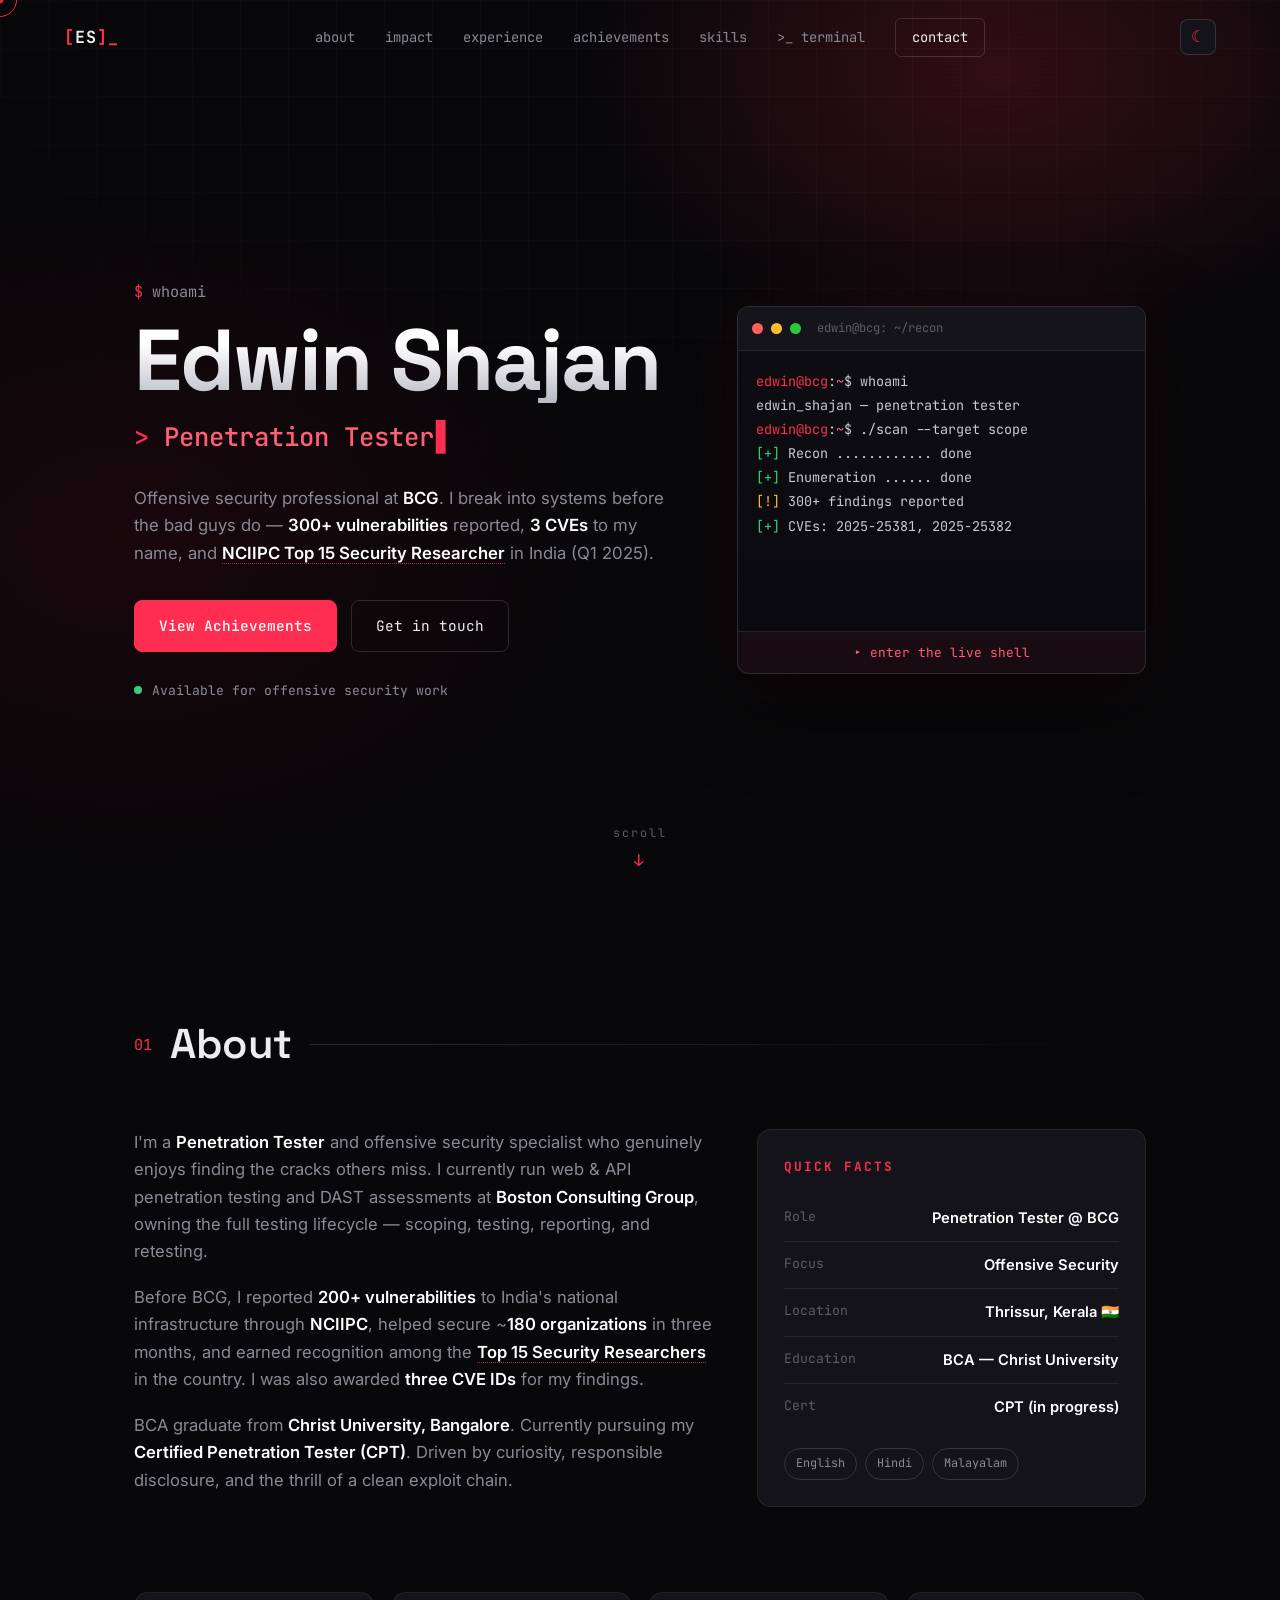
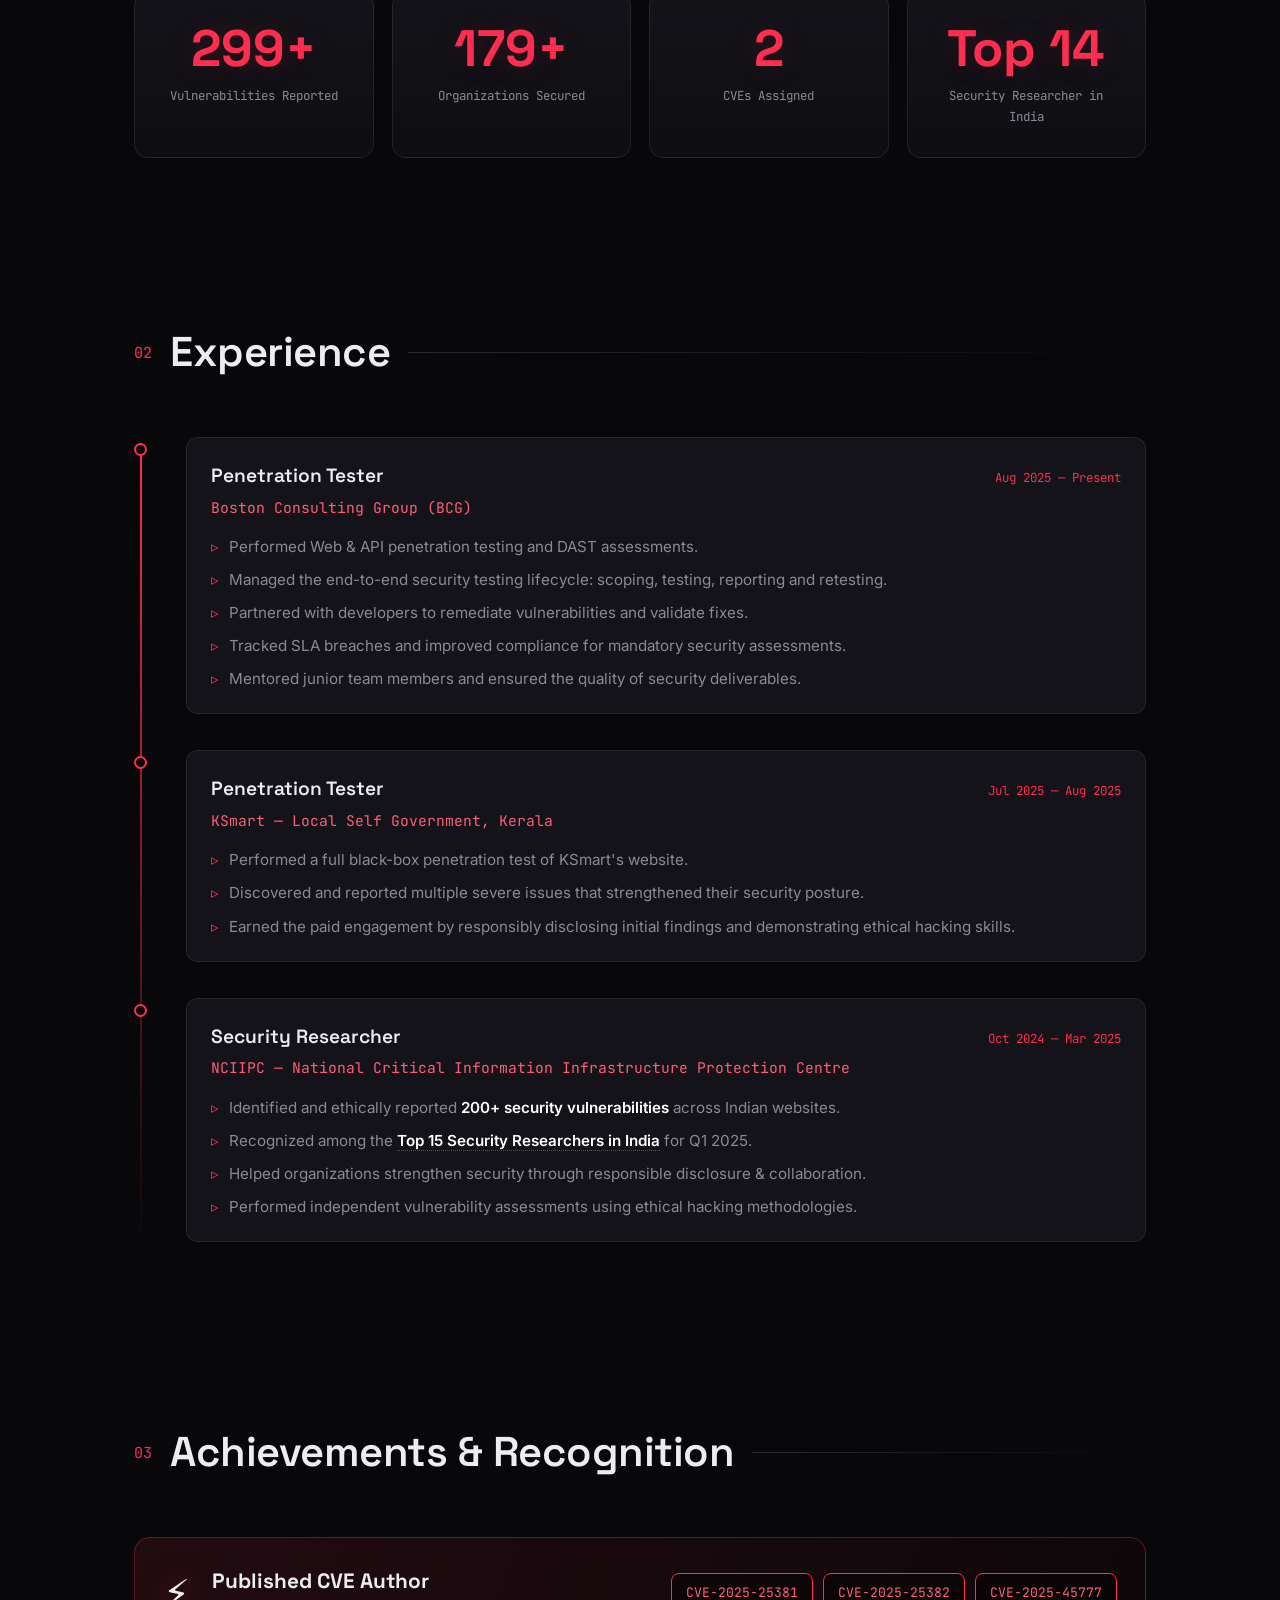
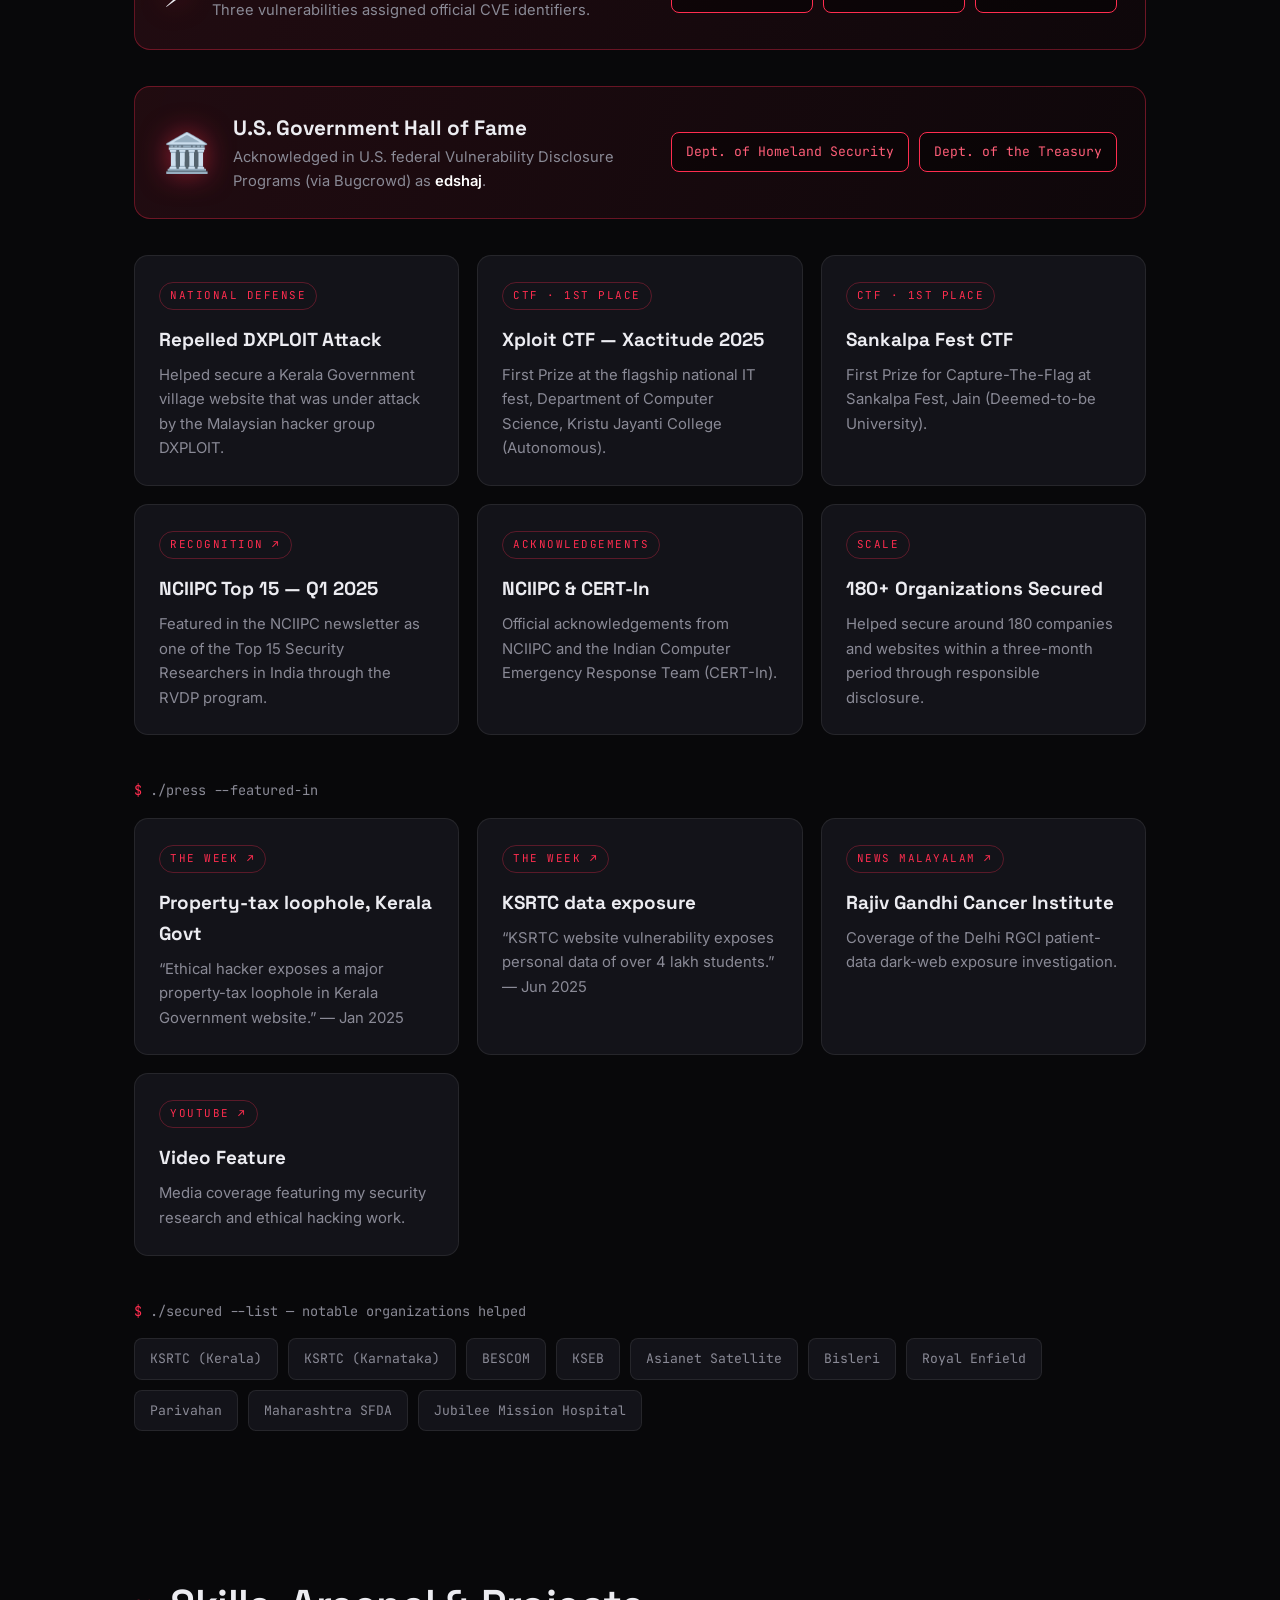
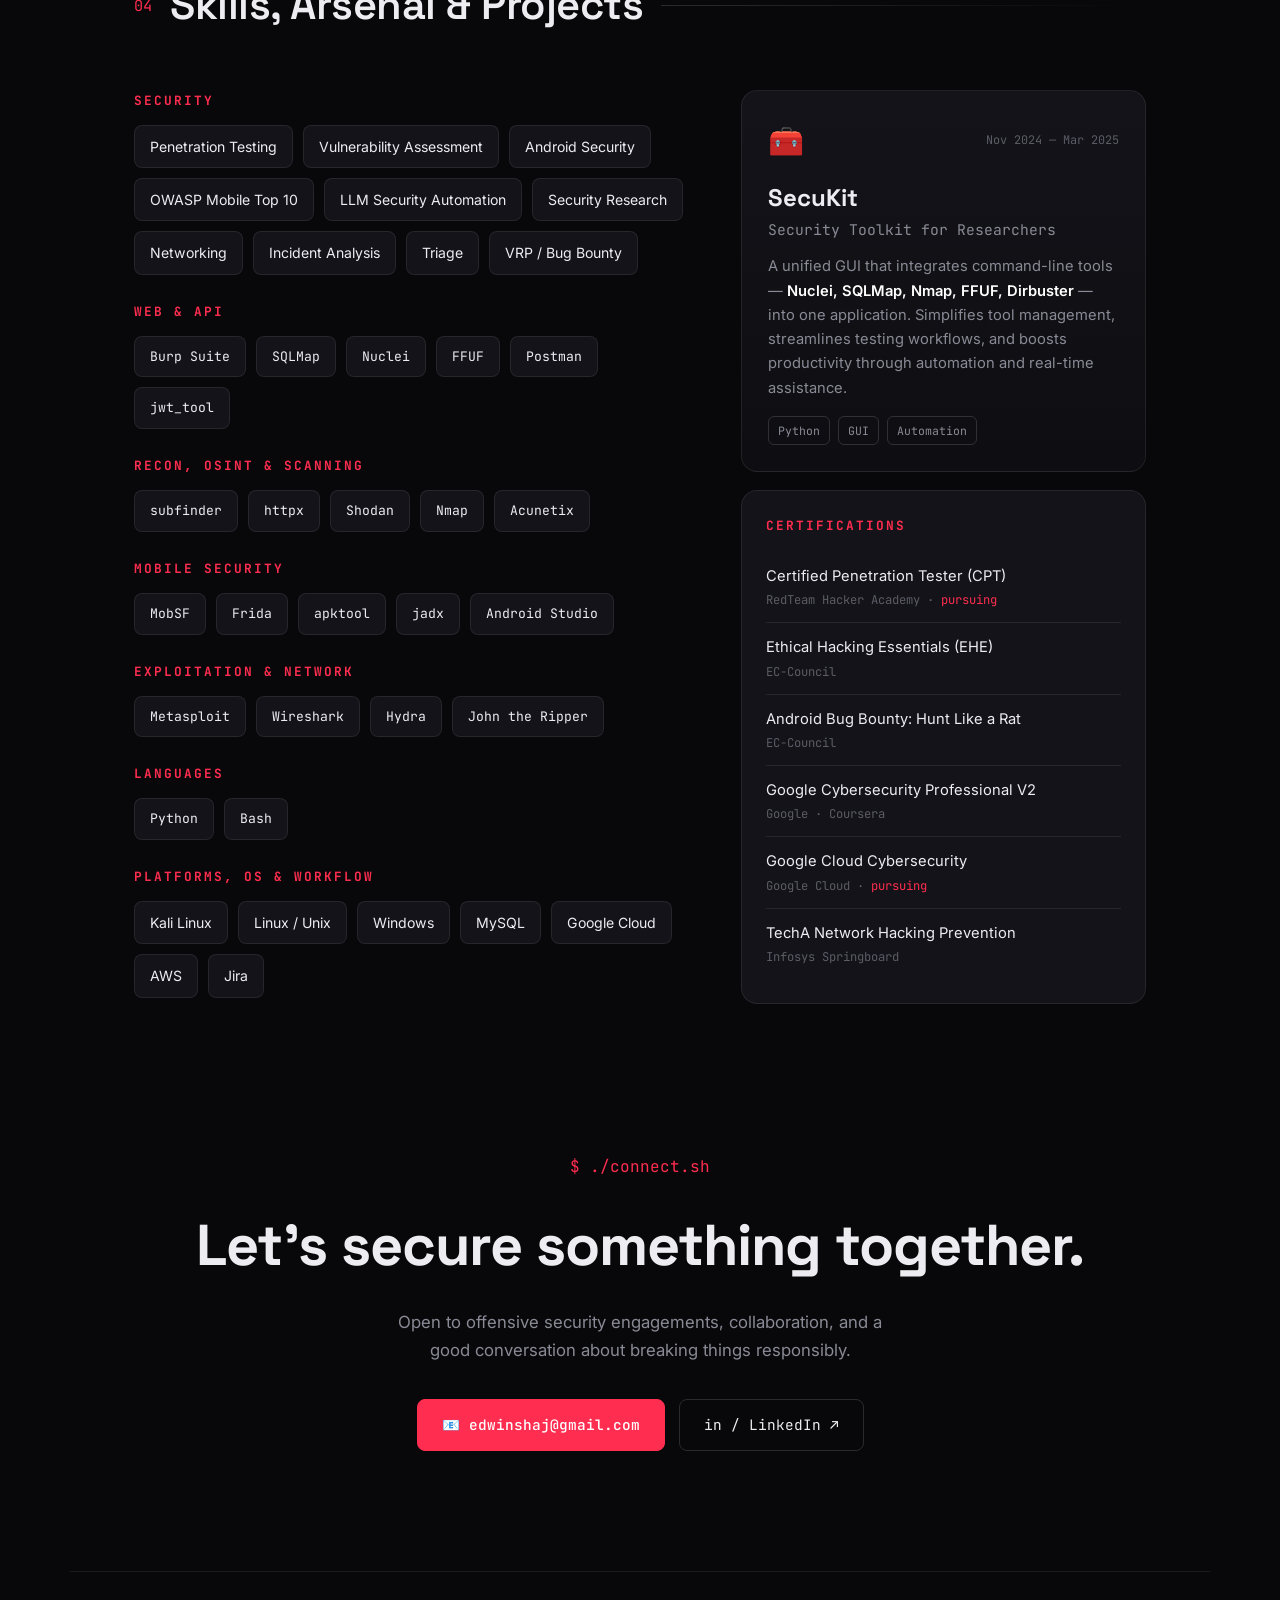
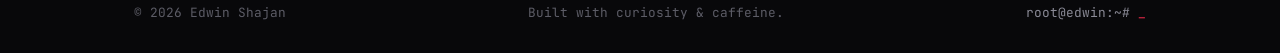
<file: index.html>
<!DOCTYPE html>
<html lang="en">
<head>
  <meta charset="UTF-8" />
  <meta name="viewport" content="width=device-width, initial-scale=1.0" />
  <title>Edwin Shajan — Penetration Tester | Offensive Security</title>
  <meta name="description" content="Edwin Shajan — Penetration Tester at BCG. Offensive security professional, NCIIPC Top 15 Security Researcher (India, Q1 2025), U.S. DHS & Treasury VDP Hall of Fame, 3x CVE author, 300+ vulnerabilities reported." />
  <meta name="author" content="Edwin Shajan" />

  <!-- Open Graph -->
  <meta property="og:title" content="Edwin Shajan — Penetration Tester | Offensive Security" />
  <meta property="og:description" content="Offensive security professional. NCIIPC Top 15 Security Researcher (India, Q1 2025). 3x CVE author. 300+ vulnerabilities reported." />
  <meta property="og:type" content="website" />

  <link rel="preconnect" href="https://fonts.googleapis.com" />
  <link rel="preconnect" href="https://fonts.gstatic.com" crossorigin />
  <link href="https://fonts.googleapis.com/css2?family=Space+Grotesk:wght@400;500;600;700&family=Inter:wght@400;500;600&family=JetBrains+Mono:wght@400;500;700&display=swap" rel="stylesheet" />
  <script>try{if(localStorage.getItem('es-theme')==='light')document.documentElement.setAttribute('data-theme','light');}catch(e){}</script>
  <link rel="stylesheet" href="styles.css" />
  <link rel="icon" href="data:image/svg+xml,&lt;svg xmlns='http://www.w3.org/2000/svg' viewBox='0 0 100 100'&gt;&lt;text y='.9em' font-size='90' fill='%23ff2d4f'&gt;%E2%9A%A1&lt;/text&gt;&lt;/svg&gt;" />
</head>
<body>
  <!-- Custom cursor -->
  <div class="cursor-dot" aria-hidden="true"></div>
  <div class="cursor-ring" aria-hidden="true"></div>

  <!-- Background layers -->
  <div class="bg-grid" aria-hidden="true"></div>
  <div class="bg-glow" aria-hidden="true"></div>
  <div class="bg-scanline" aria-hidden="true"></div>

  <!-- Navigation -->
  <header class="nav" id="nav">
    <a href="#home" class="nav-logo" data-cursor>
      <span class="logo-bracket">[</span>ES<span class="logo-bracket">]</span><span class="logo-blink">_</span>
    </a>
    <nav class="nav-links" id="navLinks">
      <a href="#about" data-cursor>about</a>
      <a href="#stats" data-cursor>impact</a>
      <a href="#experience" data-cursor>experience</a>
      <a href="#achievements" data-cursor>achievements</a>
      <a href="#skills" data-cursor>skills</a>
      <a href="#" id="termLaunch" class="nav-term" data-cursor>&gt;_ terminal</a>
      <a href="#contact" class="nav-cta" data-cursor>contact</a>
    </nav>
    <div class="nav-actions">
      <button class="theme-toggle" id="themeToggle" data-cursor aria-label="Toggle light / dark mode" title="Toggle light / dark">
        <span class="tt-icon tt-dark">☾</span><span class="tt-icon tt-light">☀</span>
      </button>
      <button class="nav-toggle" id="navToggle" aria-label="Toggle menu" data-cursor>
        <span></span><span></span><span></span>
      </button>
    </div>
  </header>

  <main>
    <!-- HERO -->
    <section class="hero" id="home">
      <div class="hero-inner">
        <p class="hero-eyebrow"><span class="prompt">$</span> whoami</p>
        <h1 class="hero-name">Edwin Shajan</h1>
        <h2 class="hero-role">
          <span class="role-static">&gt;&nbsp;</span><span class="role-rotate" id="roleRotate">Penetration Tester</span><span class="role-caret">▋</span>
        </h2>
        <p class="hero-desc">
          Offensive security professional at <strong>BCG</strong>. I break into systems before the bad
          guys do — <strong>300+ vulnerabilities</strong> reported, <strong>3 CVEs</strong> to my name, and
          <a href="https://nciipc.gov.in/documents/NCIIPC_Newsletter_Apr25.pdf" target="_blank" rel="noopener" class="inline-link"><strong>NCIIPC Top 15 Security Researcher</strong></a> in India (Q1 2025).
        </p>
        <div class="hero-cta">
          <a href="#achievements" class="btn btn-primary" data-cursor>View Achievements</a>
          <a href="#contact" class="btn btn-ghost" data-cursor>Get in touch</a>
        </div>
        <div class="hero-meta">
          <span class="dot-pulse"></span> Available for offensive security work
        </div>
      </div>

      <!-- Faux terminal -->
      <div class="terminal-card" data-cursor>
        <div class="terminal-bar">
          <span class="tb-dot red"></span><span class="tb-dot amber"></span><span class="tb-dot green"></span>
          <span class="tb-title">edwin@bcg: ~/recon</span>
        </div>
        <div class="terminal-body" id="termBody"></div>
        <button class="term-enter" id="heroTermLaunch" data-cursor>▸ enter the live shell</button>
      </div>

      <a href="#about" class="scroll-hint" data-cursor>scroll <span>↓</span></a>
    </section>

    <!-- ABOUT -->
    <section class="section" id="about">
      <div class="section-head reveal">
        <span class="section-index">01</span>
        <h2 class="section-title">About</h2>
        <span class="section-line"></span>
      </div>
      <div class="about-grid">
        <div class="about-text reveal">
          <p>
            I'm a <strong>Penetration Tester</strong> and offensive security specialist who genuinely
            enjoys finding the cracks others miss. I currently run web &amp; API penetration testing and
            DAST assessments at <strong>Boston Consulting Group</strong>, owning the full testing
            lifecycle — scoping, testing, reporting, and retesting.
          </p>
          <p>
            Before BCG, I reported <strong>200+ vulnerabilities</strong> to India's national infrastructure
            through <strong>NCIIPC</strong>, helped secure ~<strong>180 organizations</strong> in three
            months, and earned recognition among the <a href="https://nciipc.gov.in/documents/NCIIPC_Newsletter_Apr25.pdf" target="_blank" rel="noopener" class="inline-link"><strong>Top 15 Security Researchers</strong></a> in the
            country. I was also awarded <strong>three CVE IDs</strong> for my findings.
          </p>
          <p>
            BCA graduate from <strong>Christ University, Bangalore</strong>. Currently pursuing my
            <strong>Certified Penetration Tester (CPT)</strong>. Driven by curiosity, responsible
            disclosure, and the thrill of a clean exploit chain.
          </p>
        </div>
        <aside class="about-card reveal">
          <h3>Quick Facts</h3>
          <ul class="fact-list">
            <li><span>Role</span><strong>Penetration Tester @ BCG</strong></li>
            <li><span>Focus</span><strong>Offensive Security</strong></li>
            <li><span>Location</span><strong>Thrissur, Kerala 🇮🇳</strong></li>
            <li><span>Education</span><strong>BCA — Christ University</strong></li>
            <li><span>Cert</span><strong>CPT (in progress)</strong></li>
          </ul>
          <div class="lang-row">
            <span class="lang-tag">English</span>
            <span class="lang-tag">Hindi</span>
            <span class="lang-tag">Malayalam</span>
          </div>
        </aside>
      </div>
    </section>

    <!-- STATS -->
    <section class="section stats-section" id="stats">
      <div class="stats-grid">
        <div class="stat reveal" data-cursor>
          <div class="stat-num" data-count="300" data-suffix="+">0</div>
          <div class="stat-label">Vulnerabilities Reported</div>
        </div>
        <div class="stat reveal" data-cursor>
          <div class="stat-num" data-count="180" data-suffix="+">0</div>
          <div class="stat-label">Organizations Secured</div>
        </div>
        <div class="stat reveal" data-cursor>
          <div class="stat-num" data-count="3" data-suffix="">0</div>
          <div class="stat-label">CVEs Assigned</div>
        </div>
        <div class="stat reveal" data-cursor>
          <div class="stat-num" data-count="15" data-prefix="Top ">0</div>
          <div class="stat-label">Security Researcher in India</div>
        </div>
      </div>
    </section>

    <!-- EXPERIENCE -->
    <section class="section" id="experience">
      <div class="section-head reveal">
        <span class="section-index">02</span>
        <h2 class="section-title">Experience</h2>
        <span class="section-line"></span>
      </div>
      <div class="timeline">
        <article class="tl-item reveal" data-cursor>
          <div class="tl-marker"></div>
          <div class="tl-content">
            <div class="tl-top">
              <h3>Penetration Tester</h3>
              <span class="tl-date">Aug 2025 — Present</span>
            </div>
            <p class="tl-org">Boston Consulting Group (BCG)</p>
            <ul>
              <li>Performed Web &amp; API penetration testing and DAST assessments.</li>
              <li>Managed the end-to-end security testing lifecycle: scoping, testing, reporting and retesting.</li>
              <li>Partnered with developers to remediate vulnerabilities and validate fixes.</li>
              <li>Tracked SLA breaches and improved compliance for mandatory security assessments.</li>
              <li>Mentored junior team members and ensured the quality of security deliverables.</li>
            </ul>
          </div>
        </article>

        <article class="tl-item reveal" data-cursor>
          <div class="tl-marker"></div>
          <div class="tl-content">
            <div class="tl-top">
              <h3>Penetration Tester</h3>
              <span class="tl-date">Jul 2025 — Aug 2025</span>
            </div>
            <p class="tl-org">KSmart — Local Self Government, Kerala</p>
            <ul>
              <li>Performed a full black-box penetration test of KSmart's website.</li>
              <li>Discovered and reported multiple severe issues that strengthened their security posture.</li>
              <li>Earned the paid engagement by responsibly disclosing initial findings and demonstrating ethical hacking skills.</li>
            </ul>
          </div>
        </article>

        <article class="tl-item reveal" data-cursor>
          <div class="tl-marker"></div>
          <div class="tl-content">
            <div class="tl-top">
              <h3>Security Researcher</h3>
              <span class="tl-date">Oct 2024 — Mar 2025</span>
            </div>
            <p class="tl-org">NCIIPC — National Critical Information Infrastructure Protection Centre</p>
            <ul>
              <li>Identified and ethically reported <strong>200+ security vulnerabilities</strong> across Indian websites.</li>
              <li>Recognized among the <a href="https://nciipc.gov.in/documents/NCIIPC_Newsletter_Apr25.pdf" target="_blank" rel="noopener" class="inline-link"><strong>Top 15 Security Researchers in India</strong></a> for Q1 2025.</li>
              <li>Helped organizations strengthen security through responsible disclosure &amp; collaboration.</li>
              <li>Performed independent vulnerability assessments using ethical hacking methodologies.</li>
            </ul>
          </div>
        </article>
      </div>
    </section>

    <!-- ACHIEVEMENTS -->
    <section class="section" id="achievements">
      <div class="section-head reveal">
        <span class="section-index">03</span>
        <h2 class="section-title">Achievements &amp; Recognition</h2>
        <span class="section-line"></span>
      </div>

      <!-- CVE highlight -->
      <div class="cve-banner reveal" data-cursor>
        <div class="cve-icon">⚡</div>
        <div class="cve-text">
          <h3>Published CVE Author</h3>
          <p>Three vulnerabilities assigned official CVE identifiers.</p>
        </div>
        <div class="cve-ids">
          <span class="cve-id">CVE-2025-25381</span>
          <span class="cve-id">CVE-2025-25382</span>
          <span class="cve-id">CVE-2025-45777</span>
        </div>
      </div>

      <!-- U.S. Government Hall of Fame -->
      <div class="cve-banner reveal" data-cursor>
        <div class="cve-icon">🏛️</div>
        <div class="cve-text">
          <h3>U.S. Government Hall of Fame</h3>
          <p>Acknowledged in U.S. federal Vulnerability Disclosure Programs (via Bugcrowd) as <strong>edshaj</strong>.</p>
        </div>
        <div class="cve-ids">
          <span class="cve-id">Dept. of Homeland Security</span>
          <span class="cve-id">Dept. of the Treasury</span>
        </div>
      </div>

      <div class="ach-grid">
        <article class="ach-card reveal" data-cursor>
          <span class="ach-tag">National Defense</span>
          <h3>Repelled DXPLOIT Attack</h3>
          <p>Helped secure a Kerala Government village website that was under attack by the Malaysian hacker group DXPLOIT.</p>
        </article>
        <article class="ach-card reveal" data-cursor>
          <span class="ach-tag">CTF · 1st Place</span>
          <h3>Xploit CTF — Xactitude 2025</h3>
          <p>First Prize at the flagship national IT fest, Department of Computer Science, Kristu Jayanti College (Autonomous).</p>
        </article>
        <article class="ach-card reveal" data-cursor>
          <span class="ach-tag">CTF · 1st Place</span>
          <h3>Sankalpa Fest CTF</h3>
          <p>First Prize for Capture-The-Flag at Sankalpa Fest, Jain (Deemed-to-be University).</p>
        </article>
        <a class="ach-card reveal" data-cursor href="https://nciipc.gov.in/documents/NCIIPC_Newsletter_Apr25.pdf" target="_blank" rel="noopener">
          <span class="ach-tag">Recognition ↗</span>
          <h3>NCIIPC Top 15 — Q1 2025</h3>
          <p>Featured in the NCIIPC newsletter as one of the Top 15 Security Researchers in India through the RVDP program.</p>
        </a>
        <article class="ach-card reveal" data-cursor>
          <span class="ach-tag">Acknowledgements</span>
          <h3>NCIIPC &amp; CERT-In</h3>
          <p>Official acknowledgements from NCIIPC and the Indian Computer Emergency Response Team (CERT-In).</p>
        </article>
        <article class="ach-card reveal" data-cursor>
          <span class="ach-tag">Scale</span>
          <h3>180+ Organizations Secured</h3>
          <p>Helped secure around 180 companies and websites within a three-month period through responsible disclosure.</p>
        </article>
      </div>

      <!-- Press & Media -->
      <div class="press reveal">
        <p class="orgs-label"><span class="prompt">$</span> ./press --featured-in</p>
        <div class="ach-grid">
          <a class="ach-card press-card reveal" data-cursor href="https://www.theweek.in/news/india/2025/01/02/exclusive-ethical-hacker-exposes-a-major-property-tax-loophole-in-kerala-government-website.html" target="_blank" rel="noopener">
            <span class="ach-tag">The Week ↗</span>
            <h3>Property-tax loophole, Kerala Govt</h3>
            <p>“Ethical hacker exposes a major property-tax loophole in Kerala Government website.” — Jan 2025</p>
          </a>
          <a class="ach-card press-card reveal" data-cursor href="https://www.theweek.in/news/india/2025/06/12/exclusive-ksrtc-website-vulnerability-exposes-personal-data-of-over-4-lakh-students.html" target="_blank" rel="noopener">
            <span class="ach-tag">The Week ↗</span>
            <h3>KSRTC data exposure</h3>
            <p>“KSRTC website vulnerability exposes personal data of over 4 lakh students.” — Jun 2025</p>
          </a>
          <a class="ach-card press-card reveal" data-cursor href="https://www.newsmalayalam.com/article/newsroom/delhis-rajiv-gandhi-cancer-institutes-patient-data-up-for-sale-in-dark-web" target="_blank" rel="noopener">
            <span class="ach-tag">News Malayalam ↗</span>
            <h3>Rajiv Gandhi Cancer Institute</h3>
            <p>Coverage of the Delhi RGCI patient-data dark-web exposure investigation.</p>
          </a>
          <a class="ach-card press-card reveal" data-cursor href="https://www.youtube.com/watch?v=8PDLopynqaU" target="_blank" rel="noopener">
            <span class="ach-tag">YouTube ↗</span>
            <h3>Video Feature</h3>
            <p>Media coverage featuring my security research and ethical hacking work.</p>
          </a>
        </div>
      </div>

      <div class="orgs reveal">
        <p class="orgs-label"><span class="prompt">$</span> ./secured --list — notable organizations helped</p>
        <div class="orgs-row">
          <span class="org-chip" data-cursor>KSRTC (Kerala)</span>
          <span class="org-chip" data-cursor>KSRTC (Karnataka)</span>
          <span class="org-chip" data-cursor>BESCOM</span>
          <span class="org-chip" data-cursor>KSEB</span>
          <span class="org-chip" data-cursor>Asianet Satellite</span>
          <span class="org-chip" data-cursor>Bisleri</span>
          <span class="org-chip" data-cursor>Royal Enfield</span>
          <span class="org-chip" data-cursor>Parivahan</span>
          <span class="org-chip" data-cursor>Maharashtra SFDA</span>
          <span class="org-chip" data-cursor>Jubilee Mission Hospital</span>
        </div>
      </div>
    </section>

    <!-- SKILLS / TOOLS / PROJECTS / CERTS -->
    <section class="section" id="skills">
      <div class="section-head reveal">
        <span class="section-index">04</span>
        <h2 class="section-title">Skills, Arsenal &amp; Projects</h2>
        <span class="section-line"></span>
      </div>

      <div class="skills-layout">
        <div class="skills-col">
          <h3 class="skills-cat reveal">Security</h3>
          <div class="tag-cloud reveal">
            <span class="tag" data-cursor>Penetration Testing</span>
            <span class="tag" data-cursor>Vulnerability Assessment</span>
            <span class="tag" data-cursor>Android Security</span>
            <span class="tag" data-cursor>OWASP Mobile Top 10</span>
            <span class="tag" data-cursor>LLM Security Automation</span>
            <span class="tag" data-cursor>Security Research</span>
            <span class="tag" data-cursor>Networking</span>
            <span class="tag" data-cursor>Incident Analysis</span>
            <span class="tag" data-cursor>Triage</span>
            <span class="tag" data-cursor>VRP / Bug Bounty</span>
          </div>

          <h3 class="skills-cat reveal">Web &amp; API</h3>
          <div class="tag-cloud reveal">
            <span class="tag mono" data-cursor>Burp Suite</span>
            <span class="tag mono" data-cursor>SQLMap</span>
            <span class="tag mono" data-cursor>Nuclei</span>
            <span class="tag mono" data-cursor>FFUF</span>
            <span class="tag mono" data-cursor>Postman</span>
            <span class="tag mono" data-cursor>jwt_tool</span>
          </div>

          <h3 class="skills-cat reveal">Recon, OSINT &amp; Scanning</h3>
          <div class="tag-cloud reveal">
            <span class="tag mono" data-cursor>subfinder</span>
            <span class="tag mono" data-cursor>httpx</span>
            <span class="tag mono" data-cursor>Shodan</span>
            <span class="tag mono" data-cursor>Nmap</span>
            <span class="tag mono" data-cursor>Acunetix</span>
          </div>

          <h3 class="skills-cat reveal">Mobile Security</h3>
          <div class="tag-cloud reveal">
            <span class="tag mono" data-cursor>MobSF</span>
            <span class="tag mono" data-cursor>Frida</span>
            <span class="tag mono" data-cursor>apktool</span>
            <span class="tag mono" data-cursor>jadx</span>
            <span class="tag mono" data-cursor>Android Studio</span>
          </div>

          <h3 class="skills-cat reveal">Exploitation &amp; Network</h3>
          <div class="tag-cloud reveal">
            <span class="tag mono" data-cursor>Metasploit</span>
            <span class="tag mono" data-cursor>Wireshark</span>
            <span class="tag mono" data-cursor>Hydra</span>
            <span class="tag mono" data-cursor>John the Ripper</span>
          </div>

          <h3 class="skills-cat reveal">Languages</h3>
          <div class="tag-cloud reveal">
            <span class="tag mono" data-cursor>Python</span>
            <span class="tag mono" data-cursor>Bash</span>
          </div>

          <h3 class="skills-cat reveal">Platforms, OS &amp; Workflow</h3>
          <div class="tag-cloud reveal">
            <span class="tag" data-cursor>Kali Linux</span>
            <span class="tag" data-cursor>Linux / Unix</span>
            <span class="tag" data-cursor>Windows</span>
            <span class="tag" data-cursor>MySQL</span>
            <span class="tag" data-cursor>Google Cloud</span>
            <span class="tag" data-cursor>AWS</span>
            <span class="tag" data-cursor>Jira</span>
          </div>
        </div>

        <div class="side-col">
          <!-- Project -->
          <article class="project-card reveal" data-cursor>
            <div class="proj-head">
              <span class="proj-icon">🧰</span>
              <span class="proj-date">Nov 2024 — Mar 2025</span>
            </div>
            <h3>SecuKit</h3>
            <p class="proj-sub">Security Toolkit for Researchers</p>
            <p>A unified GUI that integrates command-line tools — <strong>Nuclei, SQLMap, Nmap, FFUF, Dirbuster</strong> — into one application. Simplifies tool management, streamlines testing workflows, and boosts productivity through automation and real-time assistance.</p>
            <div class="proj-stack">
              <span>Python</span><span>GUI</span><span>Automation</span>
            </div>
          </article>

          <!-- Certifications -->
          <article class="certs-card reveal">
            <h3 class="certs-title">Certifications</h3>
            <ul class="certs-list">
              <li data-cursor><span class="cert-name">Certified Penetration Tester (CPT)</span><span class="cert-org">RedTeam Hacker Academy · <em>pursuing</em></span></li>
              <li data-cursor><span class="cert-name">Ethical Hacking Essentials (EHE)</span><span class="cert-org">EC-Council</span></li>
              <li data-cursor><span class="cert-name">Android Bug Bounty: Hunt Like a Rat</span><span class="cert-org">EC-Council</span></li>
              <li data-cursor><span class="cert-name">Google Cybersecurity Professional V2</span><span class="cert-org">Google · Coursera</span></li>
              <li data-cursor><span class="cert-name">Google Cloud Cybersecurity</span><span class="cert-org">Google Cloud · <em>pursuing</em></span></li>
              <li data-cursor><span class="cert-name">TechA Network Hacking Prevention</span><span class="cert-org">Infosys Springboard</span></li>
            </ul>
          </article>
        </div>
      </div>
    </section>

    <!-- CONTACT -->
    <section class="section contact-section" id="contact">
      <div class="contact-inner reveal">
        <p class="contact-eyebrow"><span class="prompt">$</span> ./connect.sh</p>
        <h2 class="contact-title">Let's secure something together.</h2>
        <p class="contact-desc">Open to offensive security engagements, collaboration, and a good conversation about breaking things responsibly.</p>
        <div class="contact-btns">
          <a href="mailto:edwinshaj@gmail.com" class="btn btn-primary" data-cursor>📧 edwinshaj@gmail.com</a>
          <a href="https://www.linkedin.com/in/edwin-shajan" target="_blank" rel="noopener" class="btn btn-ghost" data-cursor>in / LinkedIn ↗</a>
        </div>
      </div>
    </section>
  </main>

  <footer class="footer">
    <span>© <span id="year"></span> Edwin Shajan</span>
    <span class="footer-mid">Built with curiosity &amp; caffeine.</span>
    <span class="footer-prompt">root@edwin:~# <span class="logo-blink">_</span></span>
  </footer>

  <!-- Interactive terminal overlay -->
  <div class="term-overlay" id="termOverlay" aria-hidden="true">

    <!-- Kali-style boot splash -->
    <div class="boot-splash" id="bootSplash">
      <div class="boot-inner">
        <div class="boot-logo">⚡ OFFSEC<span class="boot-logo-dim">/os</span></div>
        <div class="boot-tag">edwin_shajan — penetration testing environment</div>
        <div class="boot-log" id="bootLog"></div>
        <div class="boot-bar"><span class="boot-prog" id="bootProg"></span></div>
        <div class="boot-pct"><span id="bootPct">0</span>%</div>
        <div class="boot-skip">press <kbd>Enter</kbd> or click to skip</div>
      </div>
    </div>

    <div class="term-overlay-bar">
      <span class="to-hint"><span class="prompt">$</span> interactive shell — type <code>help</code> · press <kbd>Esc</kbd> to exit</span>
      <button class="term-close" id="termClose" data-cursor aria-label="Exit terminal">✕ exit shell</button>
    </div>
    <iframe id="termFrame" title="Edwin Shajan — interactive terminal" loading="lazy"></iframe>
  </div>

  <script src="script.js"></script>
</body>
</html>
</file>
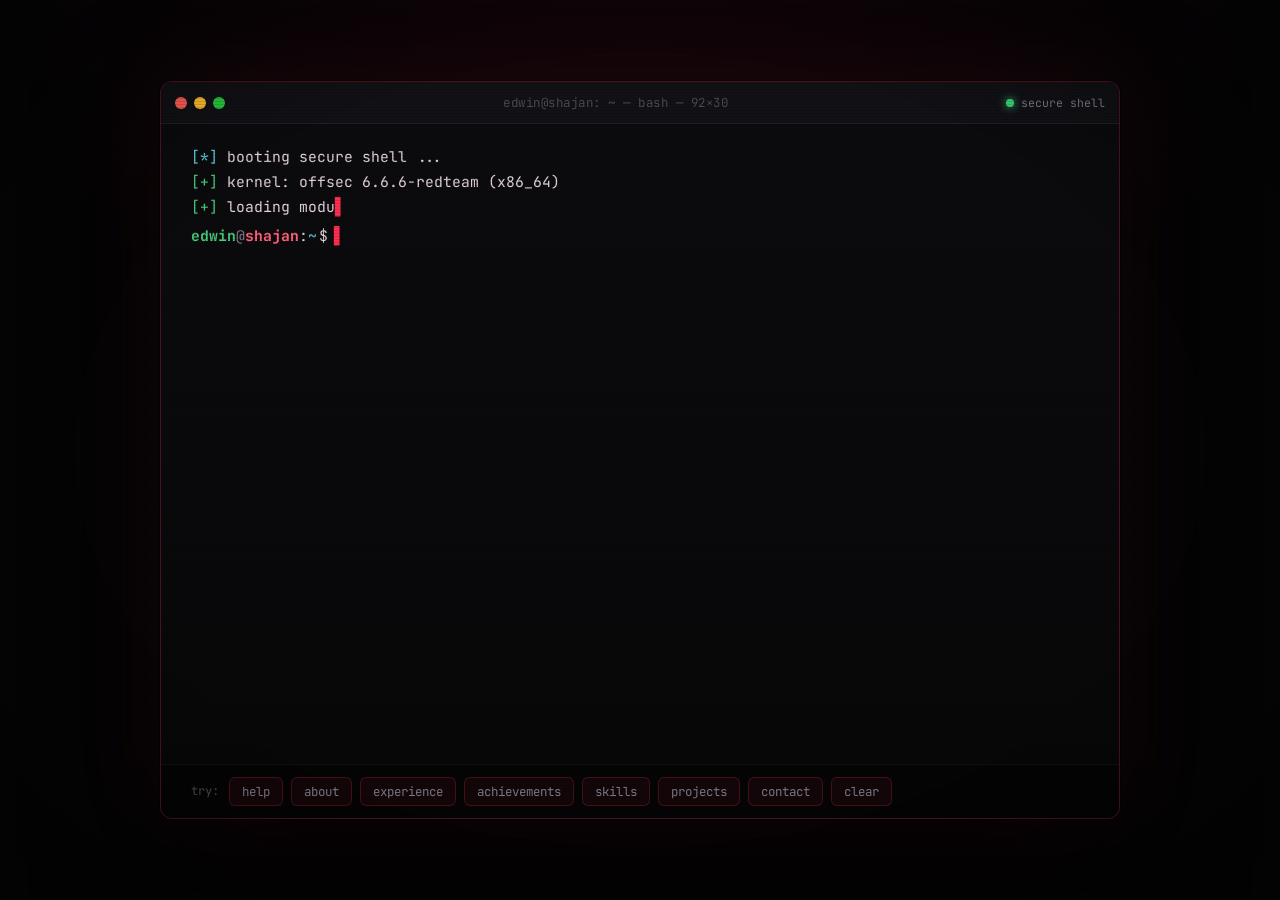
<file: terminal/index.html>
<!DOCTYPE html>
<html lang="en">
<head>
  <meta charset="UTF-8" />
  <meta name="viewport" content="width=device-width, initial-scale=1.0" />
  <title>edwin@shajan:~$ — Penetration Tester | Offensive Security</title>
  <meta name="description" content="Edwin Shajan — Penetration Tester at BCG. Offensive security, NCIIPC Top 15 Security Researcher (India, Q1 2025), 3x CVE author, 300+ vulnerabilities reported. Interactive terminal portfolio." />
  <meta name="author" content="Edwin Shajan" />
  <meta property="og:title" content="edwin@shajan:~$ — Penetration Tester" />
  <meta property="og:description" content="Interactive terminal portfolio. Offensive security professional. NCIIPC Top 15 (India, Q1 2025). 3x CVE author." />
  <meta property="og:type" content="website" />

  <link rel="preconnect" href="https://fonts.googleapis.com" />
  <link rel="preconnect" href="https://fonts.gstatic.com" crossorigin />
  <link href="https://fonts.googleapis.com/css2?family=JetBrains+Mono:wght@400;500;700;800&display=swap" rel="stylesheet" />
  <link rel="stylesheet" href="styles.css" />
  <link rel="icon" href="data:image/svg+xml,&lt;svg xmlns='http://www.w3.org/2000/svg' viewBox='0 0 100 100'&gt;&lt;text y='.9em' font-size='90' fill='%23ff2d4f'&gt;%E2%9A%A1&lt;/text&gt;&lt;/svg&gt;" />
</head>
<body>
  <!-- CRT overlays -->
  <div class="crt-scan" aria-hidden="true"></div>
  <div class="crt-flicker" aria-hidden="true"></div>
  <div class="crt-vignette" aria-hidden="true"></div>

  <!-- SEO / no-JS fallback content -->
  <div class="sr-only">
    <h1>Edwin Shajan — Penetration Tester at BCG</h1>
    <p>Offensive security professional. NCIIPC Top 15 Security Researcher in India (Q1 2025). Acknowledged in the U.S. Department of Homeland Security and U.S. Department of the Treasury Vulnerability Disclosure Programs (Hall of Fame). Author of CVE-2025-25381, CVE-2025-25382 and CVE-2025-45777. Reported 300+ vulnerabilities and helped secure 180+ organizations. Skills: penetration testing, web &amp; API security, Android security, Burp Suite, Nmap, Metasploit, SQLMap, Nuclei, FFUF, MobSF, Python. Contact: edwinshaj@gmail.com — linkedin.com/in/edwin-shajan</p>
  </div>

  <main class="window" id="window">
    <div class="titlebar">
      <div class="tb-dots">
        <span class="tbd red"></span><span class="tbd amber"></span><span class="tbd green"></span>
      </div>
      <div class="tb-title">edwin@shajan: ~ — bash — 92×30</div>
      <div class="tb-status"><span class="conn-dot"></span> secure shell</div>
    </div>

    <div class="screen" id="screen">
      <div class="output" id="output"></div>

      <div class="input-line" id="inputLine" hidden>
        <span class="ps1"><span class="ps-user">edwin</span><span class="ps-at">@</span><span class="ps-host">shajan</span>:<span class="ps-path">~</span><span class="ps-dollar">$</span></span>
        <span class="cmd-wrap">
          <input type="text" id="cmd" autocomplete="off" autocapitalize="off" spellcheck="false" aria-label="terminal command input" />
          <span class="typed-mirror" id="mirror"></span><span class="input-caret" id="caret">▋</span>
        </span>
      </div>
    </div>

    <div class="quickbar" id="quickbar" hidden>
      <span class="qhint">try:</span>
      <button class="qcmd" data-cmd="help">help</button>
      <button class="qcmd" data-cmd="about">about</button>
      <button class="qcmd" data-cmd="experience">experience</button>
      <button class="qcmd" data-cmd="achievements">achievements</button>
      <button class="qcmd" data-cmd="skills">skills</button>
      <button class="qcmd" data-cmd="projects">projects</button>
      <button class="qcmd" data-cmd="contact">contact</button>
      <button class="qcmd" data-cmd="clear">clear</button>
    </div>
  </main>

  <script src="script.js"></script>
</body>
</html>
</file>
<file: styles.css>
/* ============================================================
   Edwin Shajan — Portfolio (Modern + Terminal Accents)
   Theme: Red on Black  (toggles to Electric Blue via [data-theme="blue"])
   ============================================================ */

:root {
  --bg:        #08080a;
  --bg-2:      #0e0e12;
  --surface:   #131319;
  --surface-2: #1a1a22;
  --border:    rgba(255, 255, 255, 0.08);
  --border-2:  rgba(255, 255, 255, 0.14);

  --text:      #ECECF1;
  --muted:     #8a8a96;
  --faint:     #5c5c66;

  /* Accent driven by RGB components so the whole theme can swap at once */
  --accent-rgb:    255, 45, 79;
  --accent-dk-rgb: 179, 0, 30;
  --accent:    rgb(var(--accent-rgb));
  --accent-2:  #ff5e78;
  --accent-dk: rgb(var(--accent-dk-rgb));
  --glow:      rgba(var(--accent-rgb), 0.55);
  --glow-soft: rgba(var(--accent-rgb), 0.18);

  /* themeable chrome (overridden in light mode) */
  --grid-line:  rgba(255, 255, 255, 0.025);
  --nav-bg:     rgba(8, 8, 10, 0.72);
  --drawer-bg:  rgba(10, 10, 14, 0.97);
  --name-grad:  linear-gradient(180deg, #fff 30%, #b9b9c4);
  --scanline-op: 0.4;
  --shadow-strong: rgba(0, 0, 0, 0.5);

  --mono: 'JetBrains Mono', ui-monospace, monospace;
  --sans: 'Inter', system-ui, sans-serif;
  --display: 'Space Grotesk', var(--sans);

  --maxw: 1140px;
  --ease: cubic-bezier(0.22, 1, 0.36, 1);
  --theme-fade: color .4s ease, background-color .4s ease, border-color .4s ease, box-shadow .4s ease;
}

/* ============ Light theme (warm paper + deep red) ============ */
:root[data-theme="light"] {
  --bg:        #f3f1ec;
  --bg-2:      #eceae3;
  --surface:   #ffffff;
  --surface-2: #f6f4ef;
  --border:    rgba(20, 18, 16, 0.10);
  --border-2:  rgba(20, 18, 16, 0.18);

  --text:      #1a1714;
  --muted:     #5f5950;
  --faint:     #a59d92;

  --accent-rgb:    214, 26, 49;   /* deeper red for contrast on light */
  --accent-dk-rgb: 150, 12, 30;
  --accent-2:  #b4112a;

  --grid-line:  rgba(20, 18, 16, 0.045);
  --nav-bg:     rgba(248, 246, 241, 0.82);
  --drawer-bg:  rgba(248, 246, 241, 0.98);
  --name-grad:  linear-gradient(180deg, #1a1714 25%, #6a4a44);
  --scanline-op: 0;
  --shadow-strong: rgba(120, 60, 50, 0.16);
}
:root[data-theme="light"] body {
  background:
    radial-gradient(900px 600px at 80% -5%, rgba(var(--accent-rgb), 0.06), transparent 70%),
    var(--bg);
}
:root[data-theme="light"] strong { color: #000; }
:root[data-theme="light"] .bg-glow {
  background:
    radial-gradient(600px 420px at 78% 8%, rgba(var(--accent-rgb), 0.07), transparent 70%),
    radial-gradient(700px 500px at 10% 60%, rgba(var(--accent-dk-rgb), 0.05), transparent 70%);
}
/* cards get a soft lifted shadow on light instead of relying on dark contrast */
:root[data-theme="light"] .about-card,
:root[data-theme="light"] .stat,
:root[data-theme="light"] .tl-content,
:root[data-theme="light"] .ach-card,
:root[data-theme="light"] .project-card,
:root[data-theme="light"] .certs-card,
:root[data-theme="light"] .tag,
:root[data-theme="light"] .org-chip {
  box-shadow: 0 6px 22px rgba(60, 40, 35, 0.06);
}
/* the faux hero terminal stays dark — it's a terminal */
:root[data-theme="light"] .term-enter { color: #ff7d92; }

/* ---------- Reset ---------- */
* { margin: 0; padding: 0; box-sizing: border-box; }
html { scroll-behavior: smooth; }
body {
  font-family: var(--sans);
  background: var(--bg);
  color: var(--text);
  line-height: 1.65;
  overflow-x: hidden;
  -webkit-font-smoothing: antialiased;
}
a { color: inherit; text-decoration: none; }
.inline-link { border-bottom: 1px dotted rgba(var(--accent-rgb), 0.7); transition: color .2s, border-color .2s; }
.inline-link:hover { color: var(--accent); border-bottom-color: var(--accent); }
ul { list-style: none; }
strong { color: #fff; font-weight: 600; }
::selection { background: var(--accent); color: #fff; }

/* ---------- Background layers ---------- */
.bg-grid {
  position: fixed; inset: 0; z-index: -3;
  background-image:
    linear-gradient(var(--grid-line) 1px, transparent 1px),
    linear-gradient(90deg, var(--grid-line) 1px, transparent 1px);
  background-size: 48px 48px;
  mask-image: radial-gradient(ellipse 80% 60% at 50% 0%, #000 40%, transparent 100%);
}
.bg-glow {
  position: fixed; inset: 0; z-index: -2; pointer-events: none;
  background:
    radial-gradient(600px 400px at 78% 8%, var(--glow-soft), transparent 70%),
    radial-gradient(700px 500px at 10% 60%, rgba(var(--accent-dk-rgb),0.10), transparent 70%);
}
.bg-scanline {
  position: fixed; inset: 0; z-index: -1; pointer-events: none; opacity: var(--scanline-op);
  background: repeating-linear-gradient(to bottom, transparent 0 3px, rgba(0,0,0,0.18) 3px 4px);
  mix-blend-mode: overlay;
}

/* ---------- Custom cursor ---------- */
.cursor-dot, .cursor-ring {
  position: fixed; top: 0; left: 0; pointer-events: none;
  z-index: 9999; border-radius: 50%;
  transform: translate(-50%, -50%);
  mix-blend-mode: difference;
}
.cursor-dot {
  width: 7px; height: 7px; background: var(--accent);
  transition: width .2s, height .2s, background .2s;
}
.cursor-ring {
  width: 34px; height: 34px; border: 1.5px solid var(--accent);
  transition: transform .15s var(--ease), width .25s var(--ease), height .25s var(--ease), border-color .25s, background .25s;
}
body.cursor-hover .cursor-ring {
  width: 56px; height: 56px; background: var(--glow-soft); border-color: var(--accent-2);
}
body.cursor-hover .cursor-dot { width: 0; height: 0; }
@media (hover: none), (pointer: coarse) {
  .cursor-dot, .cursor-ring { display: none; }
}

/* ---------- Navigation ---------- */
.nav {
  position: fixed; top: 0; left: 0; right: 0; z-index: 100;
  display: flex; align-items: center; justify-content: space-between;
  padding: 18px max(24px, 5vw);
  transition: background .3s, padding .3s, border-color .3s;
  border-bottom: 1px solid transparent;
}
.nav.scrolled {
  background: var(--nav-bg);
  backdrop-filter: blur(14px);
  border-bottom-color: var(--border);
  padding-top: 12px; padding-bottom: 12px;
}
.nav-logo {
  font-family: var(--mono); font-weight: 700; font-size: 1.05rem;
  letter-spacing: 1px; color: var(--text);
}
.logo-bracket { color: var(--accent); }
.logo-blink { animation: blink 1.1s steps(1) infinite; color: var(--accent); }
@keyframes blink { 50% { opacity: 0; } }

.nav-links { display: flex; align-items: center; gap: 30px; }
.nav-links a {
  font-family: var(--mono); font-size: 0.86rem; color: var(--muted);
  position: relative; transition: color .2s;
}
.nav-links a::after {
  content: ''; position: absolute; left: 0; bottom: -5px; height: 1.5px; width: 0;
  background: var(--accent); transition: width .25s var(--ease);
}
.nav-links a:hover { color: var(--text); }
.nav-links a:hover::after { width: 100%; }
.nav-cta {
  border: 1px solid var(--border-2); border-radius: 6px; padding: 7px 16px !important;
  color: var(--text) !important;
}
.nav-cta::after { display: none; }
.nav-cta:hover { background: var(--accent); border-color: var(--accent); box-shadow: 0 0 22px var(--glow); }

.nav-toggle { display: none; flex-direction: column; gap: 5px; background: none; border: none; cursor: pointer; }
.nav-toggle span { width: 26px; height: 2px; background: var(--text); transition: .3s; }
.nav-toggle.open span:nth-child(1) { transform: translateY(7px) rotate(45deg); }
.nav-toggle.open span:nth-child(2) { opacity: 0; }
.nav-toggle.open span:nth-child(3) { transform: translateY(-7px) rotate(-45deg); }

/* ---------- Layout / sections ---------- */
main { display: block; }
.section {
  max-width: var(--maxw); margin: 0 auto; padding: 110px max(24px, 5vw) 30px;
}
.section-head { display: flex; align-items: center; gap: 18px; margin-bottom: 50px; }
.section-index { font-family: var(--mono); color: var(--accent); font-size: 0.95rem; }
.section-title { font-family: var(--display); font-size: clamp(1.7rem, 4vw, 2.6rem); font-weight: 600; letter-spacing: -0.5px; }
.section-line { flex: 1; height: 1px; background: linear-gradient(90deg, var(--border-2), transparent); }

/* ---------- Hero ---------- */
.hero {
  min-height: 100vh; max-width: var(--maxw); margin: 0 auto;
  padding: 140px max(24px, 5vw) 60px;
  display: grid; grid-template-columns: 1.15fr 0.85fr; gap: 50px; align-items: center;
  position: relative;
}
.hero-eyebrow { font-family: var(--mono); color: var(--muted); font-size: 0.95rem; margin-bottom: 14px; }
.prompt { color: var(--accent); }
.hero-name {
  font-family: var(--display); font-weight: 700;
  font-size: clamp(2.8rem, 8vw, 5.4rem); line-height: 0.98; letter-spacing: -2px;
  background: var(--name-grad);
  -webkit-background-clip: text; background-clip: text; color: transparent;
  margin-bottom: 12px;
}
.hero-role {
  font-family: var(--mono); font-weight: 500;
  font-size: clamp(1.05rem, 3vw, 1.6rem); color: var(--accent-2);
  display: flex; align-items: center; min-height: 1.8em; margin-bottom: 24px;
}
.role-static { color: var(--accent); }
.role-caret { color: var(--accent); animation: blink 1.05s steps(1) infinite; margin-left: 2px; }
.role-rotate .scr { color: var(--accent); opacity: 0.85; }
.hero-desc { color: var(--muted); font-size: 1.05rem; max-width: 540px; margin-bottom: 32px; }
.hero-cta { display: flex; gap: 14px; flex-wrap: wrap; margin-bottom: 28px; }

.btn {
  font-family: var(--mono); font-size: 0.9rem; padding: 13px 24px; border-radius: 8px;
  border: 1px solid var(--border-2); transition: all .25s var(--ease); display: inline-flex; align-items: center; gap: 8px;
}
.btn-primary { background: var(--accent); border-color: var(--accent); color: #fff; font-weight: 500; }
.btn-primary:hover { box-shadow: 0 0 30px var(--glow); transform: translateY(-2px); background: var(--accent-2); }
.btn-ghost:hover { border-color: var(--accent); color: var(--accent-2); transform: translateY(-2px); box-shadow: 0 0 22px var(--glow-soft); }

.hero-meta { font-family: var(--mono); font-size: 0.82rem; color: var(--muted); display: flex; align-items: center; gap: 10px; }
.dot-pulse { width: 8px; height: 8px; border-radius: 50%; background: #34d17a; box-shadow: 0 0 0 0 rgba(52,209,122,0.7); animation: pulse 2s infinite; }
@keyframes pulse { 70% { box-shadow: 0 0 0 9px rgba(52,209,122,0); } 100% { box-shadow: 0 0 0 0 rgba(52,209,122,0); } }

/* Terminal card */
.terminal-card {
  background: linear-gradient(180deg, #0d0d12, #0a0a0e);
  border: 1px solid var(--border-2); border-radius: 12px; overflow: hidden;
  box-shadow: 0 30px 80px rgba(0,0,0,0.55), 0 0 60px rgba(var(--accent-rgb),0.08);
  transition: transform .4s var(--ease), box-shadow .4s var(--ease);
}
.terminal-card:hover { transform: translateY(-4px); box-shadow: 0 40px 90px rgba(0,0,0,0.6), 0 0 70px rgba(var(--accent-rgb),0.16); }
.terminal-bar { display: flex; align-items: center; gap: 8px; padding: 11px 14px; background: #14141a; border-bottom: 1px solid var(--border); }
.tb-dot { width: 11px; height: 11px; border-radius: 50%; }
.tb-dot.red { background: #ff5f56; } .tb-dot.amber { background: #ffbd2e; } .tb-dot.green { background: #27c93f; }
.tb-title { font-family: var(--mono); font-size: 0.76rem; color: var(--faint); margin-left: 8px; }
.terminal-body {
  font-family: var(--mono); font-size: 0.84rem; line-height: 1.8; padding: 18px 18px 22px;
  min-height: 280px; color: #c9c9d4; white-space: pre-wrap;
}
.term-line .tc-prompt { color: var(--accent); }
.term-line .tc-ok { color: #34d17a; }
.term-line .tc-warn { color: #ffbd2e; }
.term-line .tc-key { color: var(--accent-2); }
.term-caret { color: var(--accent); animation: blink 1s steps(1) infinite; }

.scroll-hint {
  position: absolute; bottom: 26px; left: 50%; transform: translateX(-50%);
  font-family: var(--mono); font-size: 0.74rem; color: var(--faint); letter-spacing: 2px;
  display: flex; flex-direction: column; align-items: center; gap: 4px;
}
.scroll-hint span { animation: bounce 1.8s infinite; font-size: 1rem; color: var(--accent); }
@keyframes bounce { 0%,100% { transform: translateY(0); } 50% { transform: translateY(6px); } }

/* ---------- About ---------- */
.about-grid { display: grid; grid-template-columns: 1.5fr 1fr; gap: 40px; align-items: start; }
.about-text p { color: var(--muted); margin-bottom: 18px; font-size: 1.04rem; }
.about-card { background: var(--surface); border: 1px solid var(--border); border-radius: 14px; padding: 26px; }
.about-card h3 { font-family: var(--mono); font-size: 0.8rem; text-transform: uppercase; letter-spacing: 2px; color: var(--accent); margin-bottom: 18px; }
.fact-list li { display: flex; justify-content: space-between; gap: 14px; padding: 11px 0; border-bottom: 1px solid var(--border); font-size: 0.92rem; }
.fact-list li:last-child { border-bottom: none; }
.fact-list span { color: var(--faint); font-family: var(--mono); font-size: 0.82rem; }
.fact-list strong { text-align: right; }
.lang-row { display: flex; flex-wrap: wrap; gap: 8px; margin-top: 18px; }
.lang-tag { font-family: var(--mono); font-size: 0.74rem; padding: 5px 11px; border-radius: 20px; border: 1px solid var(--border-2); color: var(--muted); }

/* ---------- Stats ---------- */
.stats-section { padding-top: 50px; padding-bottom: 50px; }
.stats-grid { display: grid; grid-template-columns: repeat(4, 1fr); gap: 18px; }
.stat {
  background: linear-gradient(180deg, var(--surface), var(--bg-2));
  border: 1px solid var(--border); border-radius: 14px; padding: 30px 22px; text-align: center;
  transition: transform .3s var(--ease), border-color .3s, box-shadow .3s;
}
.stat:hover { transform: translateY(-6px); border-color: var(--accent); box-shadow: 0 18px 50px rgba(var(--accent-rgb),0.12); }
.stat-num { font-family: var(--display); font-weight: 700; font-size: clamp(2.2rem, 5vw, 3.2rem); color: var(--accent); line-height: 1; text-shadow: 0 0 30px var(--glow-soft); }
.stat-label { font-family: var(--mono); font-size: 0.78rem; color: var(--muted); margin-top: 12px; }

/* ---------- Timeline ---------- */
.timeline { position: relative; padding-left: 28px; }
.timeline::before { content: ''; position: absolute; left: 6px; top: 6px; bottom: 6px; width: 1.5px; background: linear-gradient(180deg, var(--accent), transparent); }
.tl-item { position: relative; padding: 0 0 14px 24px; margin-bottom: 22px; }
.tl-marker { position: absolute; left: -28px; top: 6px; width: 13px; height: 13px; border-radius: 50%; background: var(--bg); border: 2px solid var(--accent); transition: box-shadow .3s, transform .3s; }
.tl-item:hover .tl-marker { box-shadow: 0 0 0 6px var(--glow-soft); transform: scale(1.15); }
.tl-content { background: var(--surface); border: 1px solid var(--border); border-radius: 12px; padding: 22px 24px; transition: transform .3s var(--ease), border-color .3s, box-shadow .3s; }
.tl-item:hover .tl-content { transform: translateX(6px); border-color: var(--border-2); box-shadow: 0 14px 40px rgba(0,0,0,0.4); }
.tl-top { display: flex; justify-content: space-between; flex-wrap: wrap; gap: 8px; align-items: baseline; }
.tl-top h3 { font-family: var(--display); font-size: 1.2rem; font-weight: 600; }
.tl-date { font-family: var(--mono); font-size: 0.78rem; color: var(--accent); }
.tl-org { color: var(--accent-2); font-size: 0.92rem; margin: 4px 0 14px; font-family: var(--mono); }
.tl-content ul { display: flex; flex-direction: column; gap: 8px; }
.tl-content li { color: var(--muted); font-size: 0.95rem; padding-left: 18px; position: relative; }
.tl-content li::before { content: '▹'; position: absolute; left: 0; color: var(--accent); }

/* ---------- CVE banner ---------- */
.cve-banner {
  display: flex; align-items: center; gap: 22px; flex-wrap: wrap;
  background: linear-gradient(110deg, rgba(var(--accent-rgb),0.10), rgba(var(--accent-dk-rgb),0.04));
  border: 1px solid rgba(var(--accent-rgb),0.35); border-radius: 16px; padding: 24px 28px; margin-bottom: 36px;
  transition: box-shadow .3s, transform .3s var(--ease);
}
.cve-banner:hover { box-shadow: 0 0 50px rgba(var(--accent-rgb),0.18); transform: translateY(-3px); }
.cve-icon { font-size: 2.4rem; filter: drop-shadow(0 0 14px var(--glow)); }
.cve-text { flex: 1; min-width: 200px; }
.cve-text h3 { font-family: var(--display); font-size: 1.3rem; }
.cve-text p { color: var(--muted); font-size: 0.92rem; }
.cve-ids { display: flex; gap: 10px; flex-wrap: wrap; }
.cve-id { font-family: var(--mono); font-size: 0.82rem; background: rgba(0,0,0,0.4); border: 1px solid var(--accent); color: var(--accent-2); padding: 8px 14px; border-radius: 8px; }

/* ---------- Achievements grid ---------- */
.ach-grid { display: grid; grid-template-columns: repeat(3, 1fr); gap: 18px; }
.ach-card { background: var(--surface); border: 1px solid var(--border); border-radius: 14px; padding: 24px; position: relative; overflow: hidden; transition: transform .3s var(--ease), border-color .3s, box-shadow .3s; }
.ach-card::before { content: ''; position: absolute; inset: 0; background: radial-gradient(400px circle at var(--mx,50%) var(--my,0%), var(--glow-soft), transparent 45%); opacity: 0; transition: opacity .3s; }
.ach-card:hover { transform: translateY(-6px); border-color: var(--border-2); box-shadow: 0 22px 60px rgba(0,0,0,0.45); }
.ach-card:hover::before { opacity: 1; }
.ach-tag { font-family: var(--mono); font-size: 0.68rem; text-transform: uppercase; letter-spacing: 1.5px; color: var(--accent); border: 1px solid rgba(var(--accent-rgb),0.3); padding: 4px 10px; border-radius: 20px; display: inline-block; margin-bottom: 14px; }
.ach-card h3 { font-family: var(--display); font-size: 1.18rem; margin-bottom: 8px; position: relative; transition: color .25s; }
.ach-card p { color: var(--muted); font-size: 0.93rem; position: relative; }

/* ---------- Press & media ---------- */
.press { margin-top: 44px; }
.press-card { cursor: pointer; }
.press-card:hover h3 { color: var(--accent-2); }
a.ach-card:hover { border-color: var(--accent); }

/* ---------- Orgs ---------- */
.orgs { margin-top: 44px; }
.orgs-label { font-family: var(--mono); font-size: 0.85rem; color: var(--muted); margin-bottom: 16px; }
.orgs-row { display: flex; flex-wrap: wrap; gap: 10px; }
.org-chip { font-family: var(--mono); font-size: 0.82rem; padding: 9px 15px; background: var(--surface); border: 1px solid var(--border); border-radius: 8px; color: var(--muted); transition: all .2s var(--ease); }
.org-chip:hover { color: var(--accent-2); border-color: var(--accent); transform: translateY(-3px); box-shadow: 0 8px 24px rgba(var(--accent-rgb),0.12); }

/* ---------- Skills layout ---------- */
.skills-layout { display: grid; grid-template-columns: 1.4fr 1fr; gap: 40px; align-items: start; }
.skills-cat { font-family: var(--mono); font-size: 0.8rem; text-transform: uppercase; letter-spacing: 2px; color: var(--accent); margin: 26px 0 14px; }
.skills-cat:first-child { margin-top: 0; }
.tag-cloud { display: flex; flex-wrap: wrap; gap: 10px; }
.tag { font-size: 0.88rem; padding: 9px 15px; background: var(--surface); border: 1px solid var(--border); border-radius: 8px; color: var(--text); transition: all .2s var(--ease); }
.tag.mono { font-family: var(--mono); font-size: 0.82rem; }
.tag:hover { border-color: var(--accent); color: var(--accent-2); transform: translateY(-3px); box-shadow: 0 8px 22px rgba(var(--accent-rgb),0.14); background: var(--surface-2); }

.side-col { display: flex; flex-direction: column; gap: 18px; }
.project-card { background: linear-gradient(180deg, var(--surface), var(--bg-2)); border: 1px solid var(--border); border-radius: 16px; padding: 26px; transition: transform .3s var(--ease), border-color .3s, box-shadow .3s; }
.project-card:hover { transform: translateY(-5px); border-color: var(--accent); box-shadow: 0 22px 60px rgba(var(--accent-rgb),0.12); }
.proj-head { display: flex; justify-content: space-between; align-items: center; margin-bottom: 14px; }
.proj-icon { font-size: 1.8rem; }
.proj-date { font-family: var(--mono); font-size: 0.74rem; color: var(--faint); }
.project-card h3 { font-family: var(--display); font-size: 1.5rem; }
.proj-sub { font-family: var(--mono); font-size: 0.82rem; color: var(--accent); margin-bottom: 12px; }
.project-card p { color: var(--muted); font-size: 0.92rem; }
.proj-stack { display: flex; gap: 8px; margin-top: 16px; flex-wrap: wrap; }
.proj-stack span { font-family: var(--mono); font-size: 0.72rem; color: var(--muted); border: 1px solid var(--border-2); border-radius: 6px; padding: 4px 9px; }

.certs-card { background: var(--surface); border: 1px solid var(--border); border-radius: 16px; padding: 24px; }
.certs-title { font-family: var(--mono); font-size: 0.8rem; text-transform: uppercase; letter-spacing: 2px; color: var(--accent); margin-bottom: 16px; }
.certs-list li { display: flex; flex-direction: column; gap: 2px; padding: 12px 0; border-bottom: 1px solid var(--border); transition: padding-left .2s; }
.certs-list li:last-child { border-bottom: none; }
.certs-list li:hover { padding-left: 8px; }
.cert-name { font-size: 0.92rem; color: var(--text); }
.cert-org { font-family: var(--mono); font-size: 0.76rem; color: var(--faint); }
.cert-org em { color: var(--accent); font-style: normal; }

/* ---------- Contact ---------- */
.contact-section { text-align: center; padding-top: 120px; padding-bottom: 120px; }
.contact-eyebrow { font-family: var(--mono); color: var(--accent); margin-bottom: 18px; }
.contact-title { font-family: var(--display); font-size: clamp(2rem, 6vw, 3.6rem); font-weight: 700; letter-spacing: -1px; margin-bottom: 16px; }
.contact-desc { color: var(--muted); max-width: 520px; margin: 0 auto 34px; font-size: 1.05rem; }
.contact-btns { display: flex; gap: 14px; justify-content: center; flex-wrap: wrap; }

/* ---------- Footer ---------- */
.footer {
  max-width: var(--maxw); margin: 0 auto; padding: 30px max(24px, 5vw);
  border-top: 1px solid var(--border); display: flex; justify-content: space-between; flex-wrap: wrap; gap: 12px;
  font-family: var(--mono); font-size: 0.8rem; color: var(--faint);
}
.footer-prompt { color: var(--muted); }

/* ---------- Nav actions: theme toggle + terminal launch ---------- */
.nav-actions { display: flex; align-items: center; gap: 14px; }
.nav-term { color: var(--accent-2); }
.nav-term:hover { color: var(--accent); }

.theme-toggle {
  background: var(--surface); border: 1px solid var(--border-2); border-radius: 8px;
  cursor: pointer; width: 36px; height: 36px; display: grid; place-items: center;
  color: var(--accent); font-size: 1rem; line-height: 1; transition: all .25s var(--ease);
}
.theme-toggle:hover { border-color: var(--accent); box-shadow: 0 0 18px var(--glow-soft); transform: translateY(-1px); }
.tt-icon { display: none; }
.tt-dark { display: block; }                         /* dark mode shows moon */
:root[data-theme="light"] .tt-dark { display: none; }
:root[data-theme="light"] .tt-light { display: block; } /* light mode shows sun */

/* ---------- Hero terminal "enter" button ---------- */
.term-enter {
  width: 100%; border: none; border-top: 1px solid var(--border);
  background: rgba(var(--accent-rgb), 0.06); color: var(--accent-2);
  font-family: var(--mono); font-size: 0.8rem; padding: 12px; cursor: pointer;
  transition: background .25s, letter-spacing .25s, color .25s; text-align: center;
}
.term-enter:hover { background: rgba(var(--accent-rgb), 0.18); letter-spacing: 1.5px; color: #fff; }

/* ---------- Terminal overlay (embedded interactive shell) ---------- */
.term-overlay {
  position: fixed; inset: 0; z-index: 1000; display: flex; flex-direction: column;
  background: rgba(5,5,7,0.88); backdrop-filter: blur(6px);
  visibility: hidden; opacity: 0; pointer-events: none;
  transition: opacity .3s ease, visibility .3s ease;
}
.term-overlay.open { visibility: visible; opacity: 1; pointer-events: auto; }
.term-overlay-bar {
  display: flex; align-items: center; justify-content: space-between; gap: 12px;
  padding: 12px max(16px, 4vw); border-bottom: 1px solid var(--border); background: rgba(10,10,14,0.85);
}
.to-hint { font-family: var(--mono); font-size: 0.8rem; color: var(--muted); }
.to-hint code { color: var(--accent-2); }
.to-hint kbd { font-family: var(--mono); border: 1px solid var(--border-2); border-radius: 4px; padding: 1px 6px; font-size: 0.74rem; color: var(--text); }
.term-close {
  font-family: var(--mono); font-size: 0.82rem; white-space: nowrap;
  background: rgba(var(--accent-rgb), 0.1); border: 1px solid var(--accent); color: var(--accent-2);
  border-radius: 8px; padding: 8px 16px; cursor: pointer; transition: all .2s var(--ease);
}
.term-close:hover { background: var(--accent); color: #fff; box-shadow: 0 0 22px var(--glow); }
#termFrame { flex: 1; width: 100%; border: none; background: #08080a; }
body.term-open { overflow: hidden; }

/* Custom cursor: keep it accent-colored (not blend-inverted) in light mode */
:root[data-theme="light"] .cursor-dot,
:root[data-theme="light"] .cursor-ring { mix-blend-mode: normal; }

/* ---------- Kali-style boot splash (always dark — it's a boot screen) ---------- */
.boot-splash {
  position: absolute; inset: 0; z-index: 5; background: #050506; color: #cfd2cf;
  font-family: var(--mono); display: flex; align-items: center; justify-content: center;
  padding: 24px 24px 44px; transition: opacity .45s ease; overflow: hidden;
}
.boot-splash::before {
  content: ''; position: absolute; inset: 0; pointer-events: none; opacity: .5;
  background: repeating-linear-gradient(to bottom, transparent 0 2px, rgba(0,0,0,.25) 2px 3px);
}
.boot-splash.done { opacity: 0; pointer-events: none; }
.boot-inner { width: min(560px, 100%); position: relative; }
.boot-logo { font-size: clamp(1.6rem, 6vw, 2.6rem); font-weight: 800; color: var(--accent); letter-spacing: 1px; text-shadow: 0 0 24px var(--glow); }
.boot-logo-dim { color: #555; }
.boot-tag { color: #8a8a8a; font-size: .82rem; margin: 6px 0 22px; }
.boot-log { min-height: 196px; font-size: .8rem; line-height: 1.7; white-space: pre-wrap; }
.boot-log .b-ok { color: #3ad17a; }
.boot-log .b-st { color: var(--accent-2); }
.boot-bar { height: 6px; border-radius: 6px; background: rgba(255,255,255,.08); overflow: hidden; margin-top: 18px; }
.boot-prog { display: block; height: 100%; width: 0; background: linear-gradient(90deg, var(--accent-dk), var(--accent)); box-shadow: 0 0 16px var(--glow); transition: width .14s linear; }
.boot-pct { font-size: .74rem; color: #777; margin-top: 8px; }
.boot-skip { position: absolute; bottom: -34px; left: 0; right: 0; text-align: center; color: #666; font-size: .74rem; }
.boot-skip kbd { border: 1px solid #333; border-radius: 4px; padding: 1px 6px; color: #999; }

/* Smooth theme color fade on the base layers */
body { transition: background-color .4s ease; }

/* ---------- Reveal animation ---------- */
.reveal { opacity: 0; transform: translateY(26px); transition: opacity .7s var(--ease), transform .7s var(--ease); }
.reveal.in { opacity: 1; transform: none; }

/* ---------- Responsive ---------- */
@media (max-width: 900px) {
  .hero { grid-template-columns: 1fr; gap: 36px; padding-top: 120px; min-height: auto; }
  .about-grid, .skills-layout { grid-template-columns: 1fr; }
  .stats-grid { grid-template-columns: repeat(2, 1fr); }
  .ach-grid { grid-template-columns: repeat(2, 1fr); }
  .scroll-hint { display: none; }
}
@media (max-width: 640px) {
  .nav-links {
    position: fixed; inset: 0 0 0 auto; width: min(78vw, 320px);
    flex-direction: column; align-items: flex-start; justify-content: center; gap: 26px;
    background: var(--drawer-bg); backdrop-filter: blur(16px);
    padding: 40px; transform: translateX(110%); transition: transform .35s var(--ease);
    border-left: 1px solid var(--border);
  }
  .nav-links.open { transform: translateX(0); }
  .nav-links a { font-size: 1.1rem; }
  .nav-toggle { display: flex; z-index: 101; }
  .ach-grid { grid-template-columns: 1fr; }
  .stats-grid { grid-template-columns: 1fr 1fr; gap: 12px; }
  .section { padding-top: 80px; }
  .to-hint { display: none; }
  .nav-actions { gap: 10px; }
}

@media (prefers-reduced-motion: reduce) {
  * { animation: none !important; scroll-behavior: auto; }
  .reveal { opacity: 1; transform: none; }
}
</file>
<file: terminal/styles.css>
/* ============================================================
   Edwin Shajan — Portfolio (Pure Terminal / Hacker)
   Theme: Red on Black · CRT aesthetic
   ============================================================ */

:root {
  --bg:      #050506;
  --screen:  #0a0a0c;
  --text:    #d6d6dd;
  --dim:     #7a7a86;
  --faint:   #4a4a54;
  --accent-rgb: 255, 45, 79;
  --accent:  rgb(var(--accent-rgb));
  --accent-2:#ff647d;
  --green:   #3ad17a;
  --amber:   #ffbd2e;
  --cyan:    #4fd2e0;
  --glow:    rgba(var(--accent-rgb), 0.5);
  --tint:    #14060a;
  --mono: 'JetBrains Mono', ui-monospace, 'Courier New', monospace;
}

* { margin: 0; padding: 0; box-sizing: border-box; }
html, body { height: 100%; }
body {
  font-family: var(--mono);
  background:
    radial-gradient(1200px 800px at 50% -10%, var(--tint), var(--bg) 60%);
  transition: background .4s ease;
  color: var(--text);
  line-height: 1.7;
  overflow: hidden;
  cursor: default;
  -webkit-font-smoothing: antialiased;
  padding: clamp(10px, 3vw, 38px);
  display: flex; align-items: center; justify-content: center;
}
::selection { background: var(--accent); color: #fff; }
a { color: var(--accent-2); text-decoration: none; border-bottom: 1px dashed rgba(255,100,125,0.4); }
a:hover { color: #fff; background: var(--accent); border-bottom-color: var(--accent); }

.sr-only { position: absolute; width: 1px; height: 1px; overflow: hidden; clip: rect(0 0 0 0); white-space: nowrap; }

/* ---------- CRT overlays ---------- */
.crt-scan {
  position: fixed; inset: 0; z-index: 50; pointer-events: none;
  background: repeating-linear-gradient(to bottom, rgba(0,0,0,0) 0 2px, rgba(0,0,0,0.22) 2px 3px);
  mix-blend-mode: multiply; opacity: 0.55;
}
.crt-vignette {
  position: fixed; inset: 0; z-index: 49; pointer-events: none;
  background: radial-gradient(ellipse 80% 80% at 50% 50%, transparent 55%, rgba(0,0,0,0.55) 100%);
}
.crt-flicker { position: fixed; inset: 0; z-index: 51; pointer-events: none; background: var(--accent); opacity: 0; animation: flicker 7s infinite; }
@keyframes flicker { 0%,97%,100% { opacity: 0; } 98% { opacity: 0.015; } 99% { opacity: 0.005; } }

/* ---------- Window ---------- */
.window {
  width: min(960px, 100%); height: min(82vh, 760px);
  display: flex; flex-direction: column;
  background: linear-gradient(180deg, #0c0c0f, #070708);
  border: 1px solid rgba(var(--accent-rgb),0.28);
  border-radius: 12px; overflow: hidden;
  box-shadow: 0 0 0 1px rgba(0,0,0,0.6), 0 40px 120px rgba(0,0,0,0.7), 0 0 90px rgba(var(--accent-rgb),0.10);
  animation: bootUp .6s cubic-bezier(0.22,1,0.36,1);
}
@keyframes bootUp { from { opacity: 0; transform: scale(0.98) translateY(10px); } }

.titlebar {
  display: flex; align-items: center; gap: 12px;
  padding: 10px 14px; background: #111116; border-bottom: 1px solid rgba(255,255,255,0.06);
  flex-shrink: 0;
}
.tb-dots { display: flex; gap: 7px; }
.tbd { width: 12px; height: 12px; border-radius: 50%; }
.tbd.red { background: #ff5f56; } .tbd.amber { background: #ffbd2e; } .tbd.green { background: #27c93f; }
.tb-title { flex: 1; text-align: center; font-size: 0.78rem; color: var(--faint); letter-spacing: 0.5px; }
.tb-status { font-size: 0.72rem; color: var(--dim); display: flex; align-items: center; gap: 7px; }
.conn-dot { width: 8px; height: 8px; border-radius: 50%; background: var(--green); box-shadow: 0 0 8px var(--green); animation: pulse 2s infinite; }
@keyframes pulse { 50% { opacity: 0.4; } }

/* ---------- Screen ---------- */
.screen {
  flex: 1; overflow-y: auto; padding: 20px clamp(16px, 3vw, 30px);
  font-size: clamp(0.82rem, 2.4vw, 0.92rem);
  text-shadow: 0 0 2px rgba(var(--accent-rgb),0.18);
  scrollbar-width: thin; scrollbar-color: var(--accent) transparent;
}
.screen::-webkit-scrollbar { width: 8px; }
.screen::-webkit-scrollbar-thumb { background: rgba(var(--accent-rgb),0.4); border-radius: 4px; }
.screen::-webkit-scrollbar-track { background: transparent; }

.output { white-space: pre-wrap; word-break: break-word; }
.output .line { min-height: 1.2em; }

/* color helpers */
.c-accent { color: var(--accent); }
.c-accent2 { color: var(--accent-2); }
.c-green { color: var(--green); }
.c-amber { color: var(--amber); }
.c-cyan { color: var(--cyan); }
.c-dim { color: var(--dim); }
.c-white { color: #fff; }
.bold { font-weight: 700; }

.banner { color: var(--accent); font-weight: 700; line-height: 1.05; font-size: clamp(0.42rem, 1.9vw, 0.86rem); text-shadow: 0 0 10px var(--glow); white-space: pre; overflow-x: auto; }
.ok::before { content: '[+] '; color: var(--green); }
.warn::before { content: '[!] '; color: var(--amber); }
.info::before { content: '[*] '; color: var(--cyan); }

.echo-cmd .ps1 { opacity: 0.95; }
.echo-cmd .typed { color: #fff; }

.block { margin: 4px 0 12px; }
.kv { display: grid; grid-template-columns: 130px 1fr; gap: 2px 14px; }
.kv .k { color: var(--accent); }
.bullet { padding-left: 1.4em; position: relative; }
.bullet::before { content: '▸'; position: absolute; left: 0; color: var(--accent); }
.divider { color: var(--faint); }

.cmd-link { color: var(--accent-2); border-bottom: 1px dashed rgba(255,100,125,0.4); cursor: pointer; }
.cmd-link:hover { color: #fff; background: var(--accent); }

/* prompt */
.ps1 { white-space: nowrap; }
.ps-user { color: var(--green); font-weight: 700; }
.ps-at { color: var(--dim); }
.ps-host { color: var(--accent-2); font-weight: 700; }
.ps-path { color: var(--cyan); }
.ps-dollar { color: var(--text); margin: 0 6px 0 2px; }

/* input line */
.input-line { display: flex; align-items: baseline; gap: 0; padding-top: 4px; }
.cmd-wrap { position: relative; flex: 1; display: inline-flex; align-items: baseline; }
#cmd {
  position: absolute; inset: 0; width: 100%; background: transparent; border: none; outline: none;
  color: transparent; caret-color: transparent; font: inherit; padding: 0;
}
.typed-mirror { color: #fff; white-space: pre; }
.input-caret { color: var(--accent); animation: blink 1s steps(1) infinite; }
@keyframes blink { 50% { opacity: 0; } }
.cursor-typing .input-caret { animation: none; opacity: 1; }

/* boot caret used during autoplay */
.auto-caret { color: var(--accent); animation: blink 1s steps(1) infinite; }

/* ---------- Quickbar ---------- */
.quickbar {
  flex-shrink: 0; display: flex; align-items: center; flex-wrap: wrap; gap: 8px;
  padding: 12px clamp(16px, 3vw, 30px); border-top: 1px solid rgba(255,255,255,0.06);
  background: rgba(0,0,0,0.35);
}
.qhint { color: var(--faint); font-size: 0.76rem; margin-right: 2px; }
.qcmd {
  font-family: var(--mono); font-size: 0.78rem; color: var(--dim);
  background: rgba(var(--accent-rgb),0.06); border: 1px solid rgba(var(--accent-rgb),0.22);
  border-radius: 6px; padding: 5px 12px; cursor: pointer; transition: all .18s ease;
}
.qcmd:hover { color: #fff; background: var(--accent); border-color: var(--accent); box-shadow: 0 0 18px var(--glow); transform: translateY(-2px); }

@media (max-width: 560px) {
  body { padding: 0; }
  .window { height: 100vh; height: 100dvh; border-radius: 0; border-left: none; border-right: none; }
  .kv { grid-template-columns: 96px 1fr; }
}

@media (prefers-reduced-motion: reduce) {
  .crt-flicker, .window { animation: none !important; }
}
</file>
